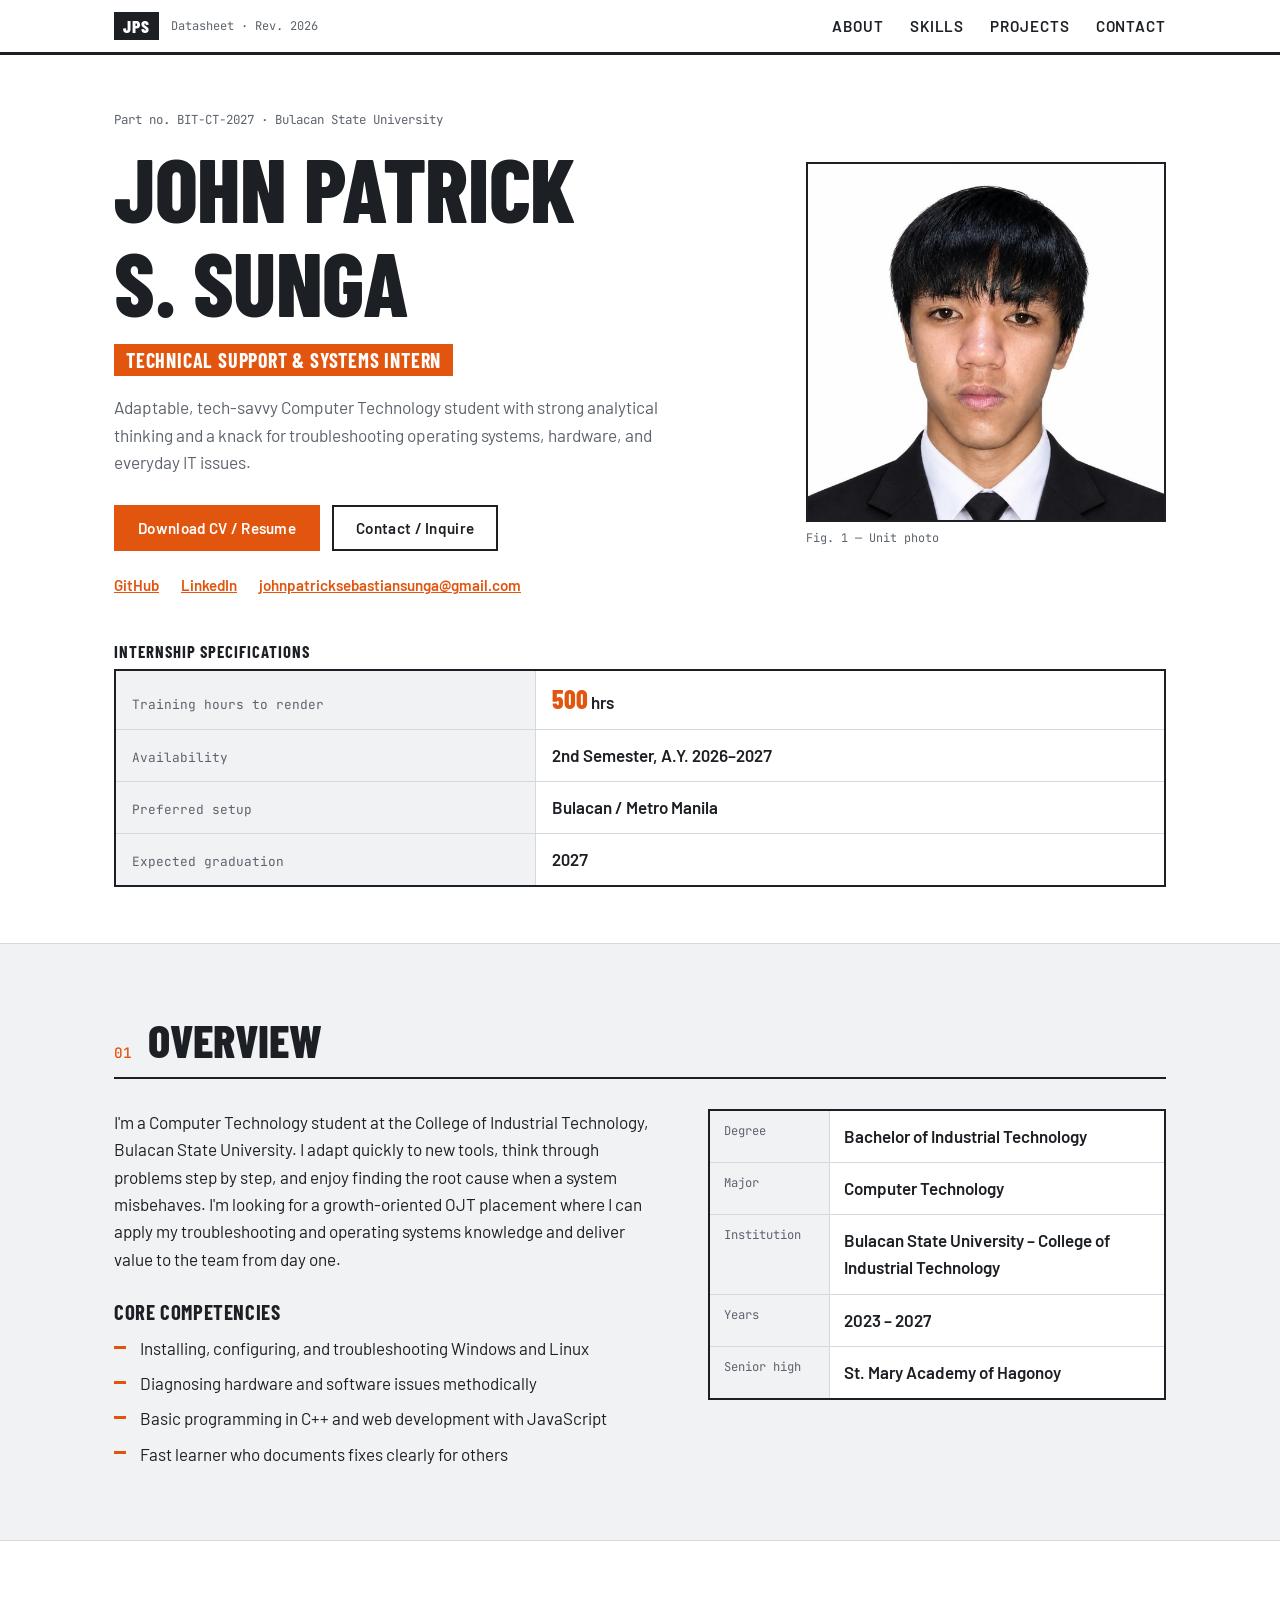
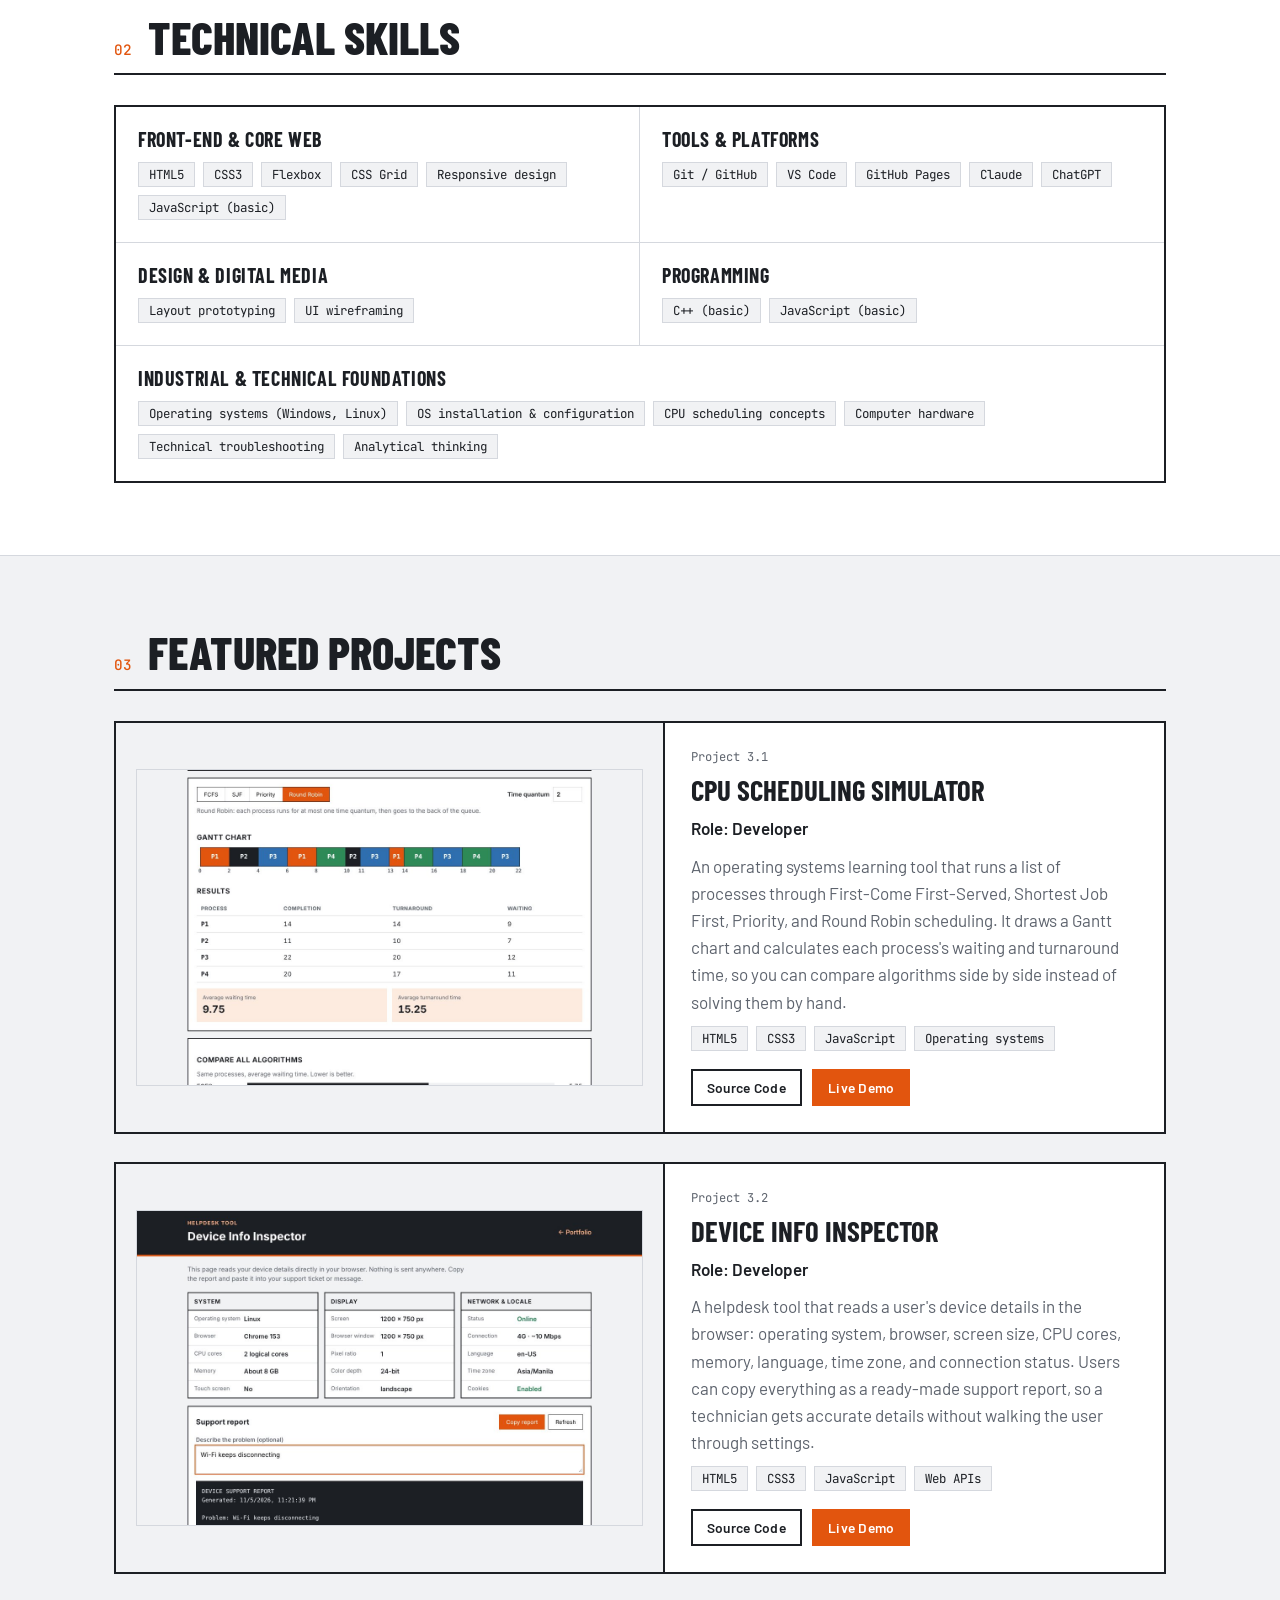
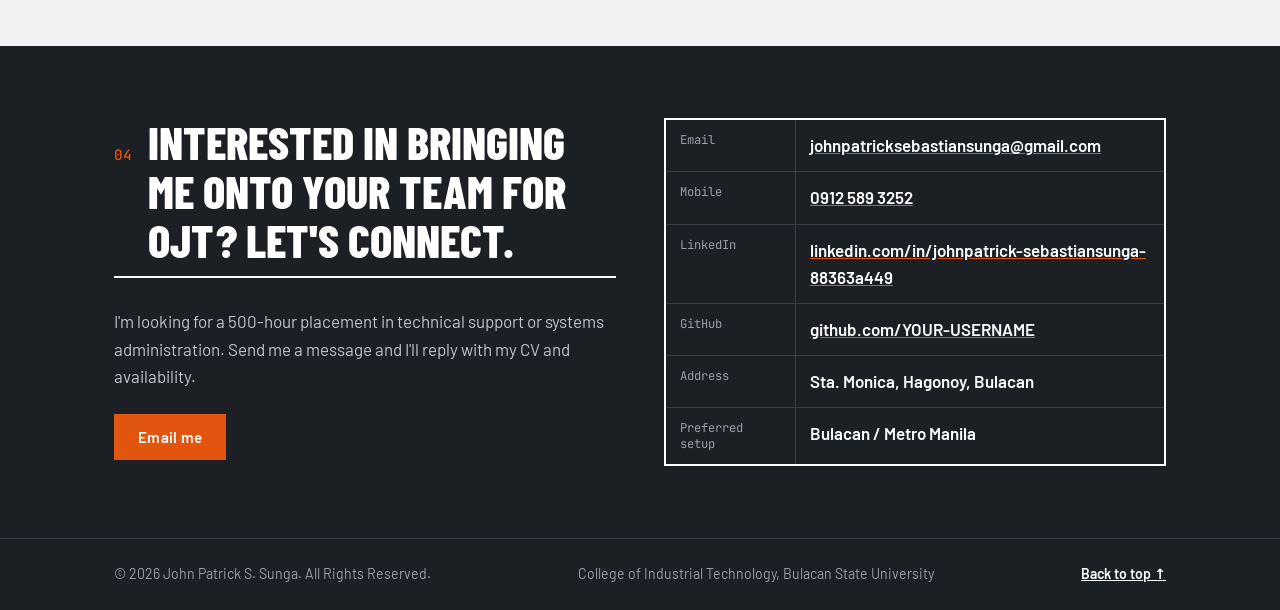
<file: index.html>
<!DOCTYPE html>
<html lang="en">
<head>
  <meta charset="UTF-8">
  <meta name="viewport" content="width=device-width, initial-scale=1">
  <meta name="description" content="Portfolio of John Patrick S. Sunga, BIT Computer Technology student at Bulacan State University, seeking a Technical Support and Systems OJT placement.">
  <title>John Patrick S. Sunga | OJT Portfolio</title>
  <link rel="preconnect" href="https://fonts.googleapis.com">
  <link rel="preconnect" href="https://fonts.gstatic.com" crossorigin>
  <link rel="stylesheet" href="https://fonts.googleapis.com/css2?family=Barlow+Condensed:wght@600;700;800&family=Barlow:wght@400;500;600&family=JetBrains+Mono:wght@400;500&display=swap">
  <link rel="stylesheet" href="assets/css/style.css">
</head>
<body id="top">

  <header class="site-header">
    <div class="wrap header-inner">
      <a class="brand" href="#top"><span class="brand-mark">JPS</span><span class="brand-model">Datasheet · Rev. 2026</span></a>
      <nav aria-label="Main navigation">
        <ul>
          <li><a href="#about">About</a></li>
          <li><a href="#skills">Skills</a></li>
          <li><a href="#projects">Projects</a></li>
          <li><a href="#contact">Contact</a></li>
        </ul>
      </nav>
    </div>
  </header>

  <main>
    <!-- ========== HERO ========== -->
    <section class="hero" aria-labelledby="hero-name">
      <div class="wrap hero-grid">
        <div class="hero-copy">
          <p class="part-no">Part no. BIT-CT-2027 · Bulacan State University</p>
          <h1 id="hero-name">John Patrick S. Sunga</h1>
          <p class="role">Technical Support &amp; Systems Intern</p>
          <p class="lede">Adaptable, tech-savvy Computer Technology student with strong analytical thinking and a knack for troubleshooting operating systems, hardware, and everyday IT issues.</p>

          <div class="ctas">
            <a class="btn btn-primary" href="assets/files/Sunga_JohnPatrick_CV.pdf" download>Download CV / Resume</a>
            <a class="btn btn-ghost" href="#contact">Contact / Inquire</a>
          </div>

          <ul class="channels" aria-label="Direct channels">
            <li><a href="https://github.com/YOUR-USERNAME" target="_blank" rel="noopener">GitHub</a></li>
            <li><a href="https://www.linkedin.com/in/johnpatrick-sebastiansunga-88363a449" target="_blank" rel="noopener">LinkedIn</a></li>
            <li><a href="mailto:johnpatricksebastiansunga@gmail.com">johnpatricksebastiansunga@gmail.com</a></li>
          </ul>
        </div>

        <figure class="photo">
          <img src="assets/img/profile.jpg" alt="Portrait of John Patrick S. Sunga in a black suit and tie" width="600" height="600">
          <figcaption>Fig. 1 — Unit photo</figcaption>
        </figure>
      </div>

      <div class="wrap">
        <table class="spec-table" aria-label="Internship specifications">
          <caption>Internship specifications</caption>
          <tbody>
            <tr><th scope="row">Training hours to render</th><td><strong>500</strong> hrs</td></tr>
            <tr><th scope="row">Availability</th><td>2nd Semester, A.Y. 2026–2027</td></tr>
            <tr><th scope="row">Preferred setup</th><td>Bulacan / Metro Manila</td></tr>
            <tr><th scope="row">Expected graduation</th><td>2027</td></tr>
          </tbody>
        </table>
      </div>
    </section>

    <!-- ========== ABOUT ========== -->
    <section id="about" class="section" aria-labelledby="about-title">
      <div class="wrap">
        <header class="section-head">
          <span class="sec-no">01</span>
          <h2 id="about-title">Overview</h2>
        </header>
        <div class="about-grid">
          <div>
            <p class="summary">I'm a Computer Technology student at the College of Industrial Technology, Bulacan State University. I adapt quickly to new tools, think through problems step by step, and enjoy finding the root cause when a system misbehaves. I'm looking for a growth-oriented OJT placement where I can apply my troubleshooting and operating systems knowledge and deliver value to the team from day one.</p>
            <h3>Core competencies</h3>
            <ul class="feature-list">
              <li>Installing, configuring, and troubleshooting Windows and Linux</li>
              <li>Diagnosing hardware and software issues methodically</li>
              <li>Basic programming in C++ and web development with JavaScript</li>
              <li>Fast learner who documents fixes clearly for others</li>
            </ul>
          </div>
          <dl class="spec-list">
            <div><dt>Degree</dt><dd>Bachelor of Industrial Technology</dd></div>
            <div><dt>Major</dt><dd>Computer Technology</dd></div>
            <div><dt>Institution</dt><dd>Bulacan State University – College of Industrial Technology</dd></div>
            <div><dt>Years</dt><dd>2023 – 2027</dd></div>
            <div><dt>Senior high</dt><dd>St. Mary Academy of Hagonoy</dd></div>
          </dl>
        </div>
      </div>
    </section>

    <!-- ========== SKILLS ========== -->
    <section id="skills" class="section section-alt" aria-labelledby="skills-title">
      <div class="wrap">
        <header class="section-head">
          <span class="sec-no">02</span>
          <h2 id="skills-title">Technical skills</h2>
        </header>
        <div class="skills-grid">
          <article class="skill-card">
            <h3>Front-end &amp; core web</h3>
            <ul class="tags"><li>HTML5</li><li>CSS3</li><li>Flexbox</li><li>CSS Grid</li><li>Responsive design</li><li>JavaScript (basic)</li></ul>
          </article>
          <article class="skill-card">
            <h3>Tools &amp; platforms</h3>
            <ul class="tags"><li>Git / GitHub</li><li>VS Code</li><li>GitHub Pages</li><li>Claude</li><li>ChatGPT</li></ul>
          </article>
          <article class="skill-card">
            <h3>Design &amp; digital media</h3>
            <ul class="tags"><li>Layout prototyping</li><li>UI wireframing</li></ul>
          </article>
          <article class="skill-card">
            <h3>Programming</h3>
            <ul class="tags"><li>C++ (basic)</li><li>JavaScript (basic)</li></ul>
          </article>
          <article class="skill-card skill-wide">
            <h3>Industrial &amp; technical foundations</h3>
            <ul class="tags"><li>Operating systems (Windows, Linux)</li><li>OS installation &amp; configuration</li><li>CPU scheduling concepts</li><li>Computer hardware</li><li>Technical troubleshooting</li><li>Analytical thinking</li></ul>
          </article>
        </div>
      </div>
    </section>

    <!-- ========== PROJECTS ========== -->
    <section id="projects" class="section" aria-labelledby="projects-title">
      <div class="wrap">
        <header class="section-head">
          <span class="sec-no">03</span>
          <h2 id="projects-title">Featured projects</h2>
        </header>
        <div class="projects">
          <article class="project">
            <div class="project-shot"><img src="assets/img/projects/project1.jpg" alt="Screenshot of the CPU Scheduling Simulator with a Gantt chart" width="1200" height="750" loading="lazy"></div>
            <div class="project-body">
              <p class="project-no">Project 3.1</p>
              <h3>CPU Scheduling Simulator</h3>
              <p class="project-role">Role: Developer</p>
              <p>An operating systems learning tool that runs a list of processes through First-Come First-Served, Shortest Job First, Priority, and Round Robin scheduling. It draws a Gantt chart and calculates each process's waiting and turnaround time, so you can compare algorithms side by side instead of solving them by hand.</p>
              <ul class="tags"><li>HTML5</li><li>CSS3</li><li>JavaScript</li><li>Operating systems</li></ul>
              <div class="project-links">
                <a class="btn btn-ghost btn-sm" href="https://github.com/YOUR-USERNAME/ojt-portfolio/tree/main/projects/cpu-scheduler" target="_blank" rel="noopener">Source Code</a>
                <a class="btn btn-primary btn-sm" href="projects/cpu-scheduler/index.html" target="_blank" rel="noopener">Live Demo</a>
              </div>
            </div>
          </article>

          <article class="project">
            <div class="project-shot"><img src="assets/img/projects/project2.jpg" alt="Screenshot of the Device Info Inspector showing system details" width="1200" height="750" loading="lazy"></div>
            <div class="project-body">
              <p class="project-no">Project 3.2</p>
              <h3>Device Info Inspector</h3>
              <p class="project-role">Role: Developer</p>
              <p>A helpdesk tool that reads a user's device details in the browser: operating system, browser, screen size, CPU cores, memory, language, time zone, and connection status. Users can copy everything as a ready-made support report, so a technician gets accurate details without walking the user through settings.</p>
              <ul class="tags"><li>HTML5</li><li>CSS3</li><li>JavaScript</li><li>Web APIs</li></ul>
              <div class="project-links">
                <a class="btn btn-ghost btn-sm" href="https://github.com/YOUR-USERNAME/ojt-portfolio/tree/main/projects/device-inspector" target="_blank" rel="noopener">Source Code</a>
                <a class="btn btn-primary btn-sm" href="projects/device-inspector/index.html" target="_blank" rel="noopener">Live Demo</a>
              </div>
            </div>
          </article>
        </div>
      </div>
    </section>

    <!-- ========== CONTACT ========== -->
    <section id="contact" class="section contact" aria-labelledby="contact-title">
      <div class="wrap contact-grid">
        <div>
          <header class="section-head">
            <span class="sec-no">04</span>
            <h2 id="contact-title">Interested in bringing me onto your team for OJT? Let's connect.</h2>
          </header>
          <p class="contact-lede">I'm looking for a 500-hour placement in technical support or systems administration. Send me a message and I'll reply with my CV and availability.</p>
          <a class="btn btn-primary" href="mailto:johnpatricksebastiansunga@gmail.com?subject=OJT%20Inquiry">Email me</a>
        </div>
        <dl class="contact-list">
          <div><dt>Email</dt><dd><a href="mailto:johnpatricksebastiansunga@gmail.com">johnpatricksebastiansunga@gmail.com</a></dd></div>
          <div><dt>Mobile</dt><dd><a href="tel:+639125893252">0912 589 3252</a></dd></div>
          <div><dt>LinkedIn</dt><dd><a href="https://www.linkedin.com/in/johnpatrick-sebastiansunga-88363a449" target="_blank" rel="noopener">linkedin.com/in/johnpatrick-sebastiansunga-88363a449</a></dd></div>
          <div><dt>GitHub</dt><dd><a href="https://github.com/YOUR-USERNAME" target="_blank" rel="noopener">github.com/YOUR-USERNAME</a></dd></div>
          <div><dt>Address</dt><dd>Sta. Monica, Hagonoy, Bulacan</dd></div>
          <div><dt>Preferred setup</dt><dd>Bulacan / Metro Manila</dd></div>
        </dl>
      </div>
    </section>
  </main>

  <footer class="site-footer">
    <div class="wrap footer-inner">
      <p>© 2026 John Patrick S. Sunga. All Rights Reserved.</p>
      <p>College of Industrial Technology, Bulacan State University</p>
      <a href="#top">Back to top ↑</a>
    </div>
  </footer>

  <script src="assets/js/main.js"></script>
</body>
</html>
</file>
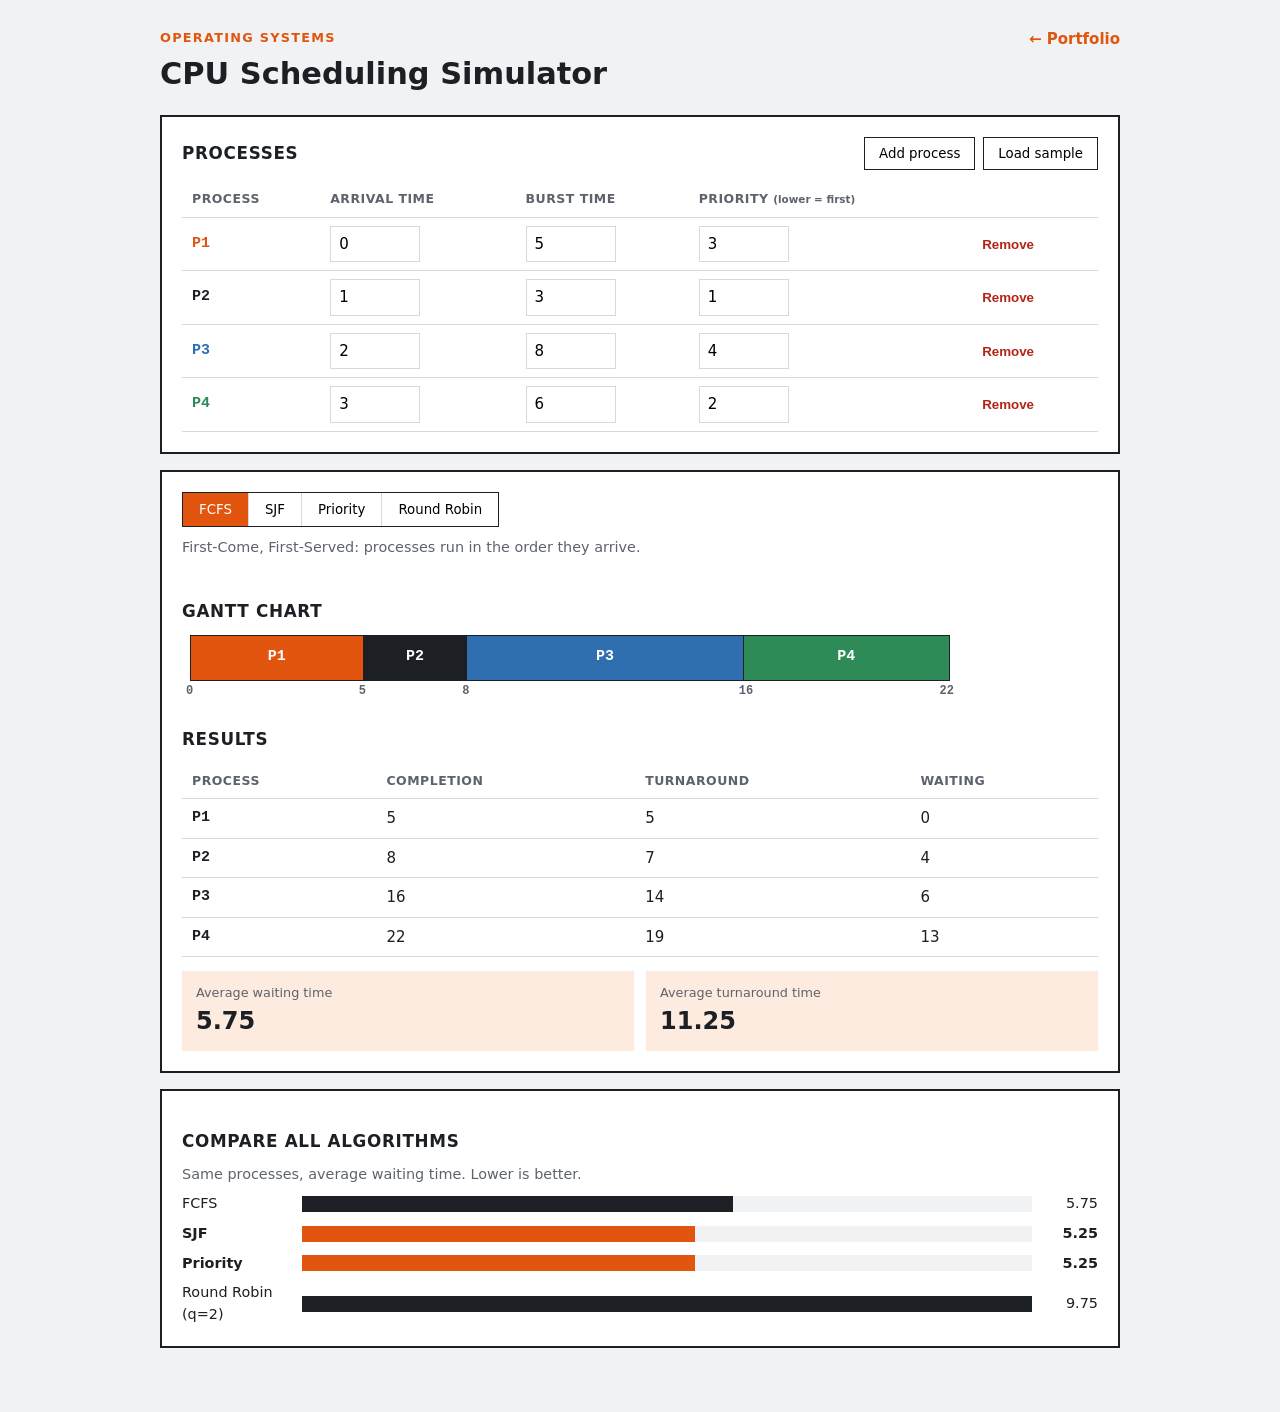
<file: projects/cpu-scheduler/index.html>
<!DOCTYPE html>
<html lang="en">
<head>
  <meta charset="UTF-8">
  <meta name="viewport" content="width=device-width, initial-scale=1">
  <title>CPU Scheduling Simulator | John Patrick Sunga</title>
  <link rel="stylesheet" href="style.css">
</head>
<body>
  <main class="wrap">
    <header class="head">
      <div>
        <p class="kicker">Operating systems</p>
        <h1>CPU Scheduling Simulator</h1>
      </div>
      <a href="../../index.html" class="back">← Portfolio</a>
    </header>

    <section class="card">
      <div class="card-head">
        <h2>Processes</h2>
        <div class="row-actions">
          <button type="button" class="btn" id="add">Add process</button>
          <button type="button" class="btn" id="sample">Load sample</button>
        </div>
      </div>
      <div class="table-scroll">
        <table class="proc">
          <thead><tr><th>Process</th><th>Arrival time</th><th>Burst time</th><th>Priority <small>(lower = first)</small></th><th><span class="sr">Remove</span></th></tr></thead>
          <tbody id="rows"></tbody>
        </table>
      </div>
    </section>

    <section class="card">
      <div class="controls">
        <div class="algos" role="group" aria-label="Scheduling algorithm" id="algos">
          <button type="button" data-a="FCFS" aria-pressed="true">FCFS</button>
          <button type="button" data-a="SJF" aria-pressed="false">SJF</button>
          <button type="button" data-a="PRIORITY" aria-pressed="false">Priority</button>
          <button type="button" data-a="RR" aria-pressed="false">Round Robin</button>
        </div>
        <label class="quantum" id="quantum-wrap" hidden>Time quantum <input type="number" id="quantum" min="1" value="2"></label>
      </div>
      <p class="algo-note" id="algo-note"></p>
      <p class="error" id="error" role="alert"></p>

      <h2>Gantt chart</h2>
      <div class="gantt-scroll"><div class="gantt" id="gantt"></div></div>

      <h2>Results</h2>
      <div class="table-scroll">
        <table class="results">
          <thead><tr><th>Process</th><th>Completion</th><th>Turnaround</th><th>Waiting</th></tr></thead>
          <tbody id="results"></tbody>
        </table>
      </div>
      <div class="averages">
        <div><span>Average waiting time</span><strong id="avg-wait">0</strong></div>
        <div><span>Average turnaround time</span><strong id="avg-tat">0</strong></div>
      </div>
    </section>

    <section class="card compare">
      <h2>Compare all algorithms</h2>
      <p class="algo-note">Same processes, average waiting time. Lower is better.</p>
      <div id="compare"></div>
    </section>
  </main>
  <script src="app.js"></script>
</body>
</html>
</file>
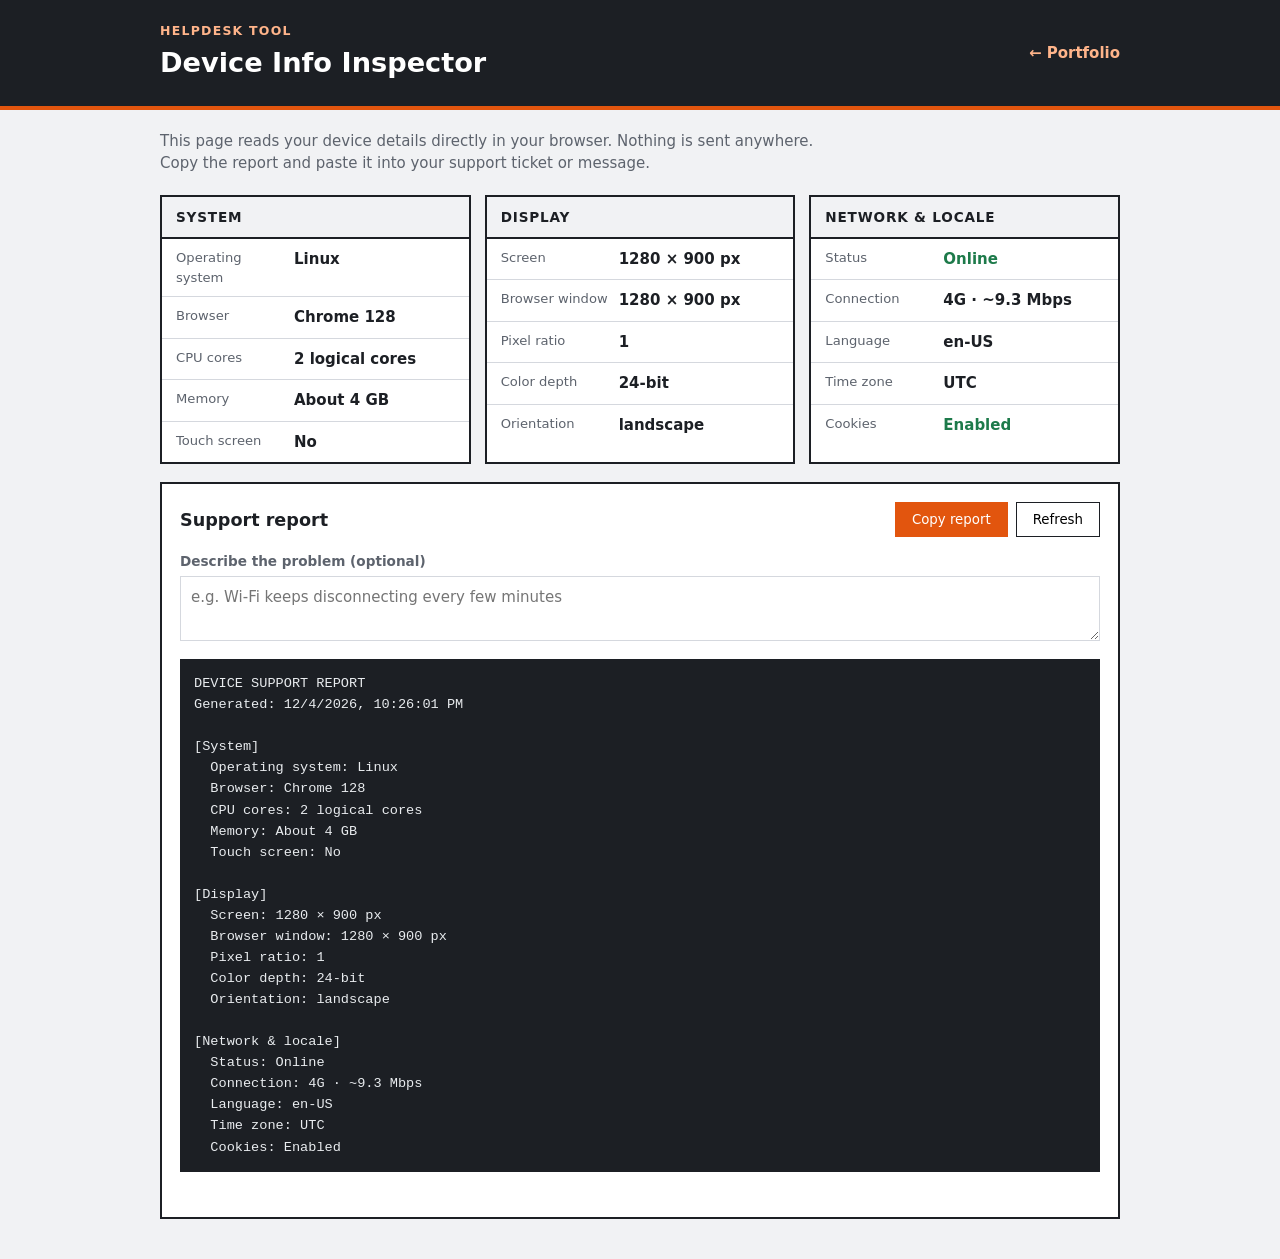
<file: projects/device-inspector/index.html>
<!DOCTYPE html>
<html lang="en">
<head>
  <meta charset="UTF-8">
  <meta name="viewport" content="width=device-width, initial-scale=1">
  <title>Device Info Inspector | John Patrick Sunga</title>
  <link rel="stylesheet" href="style.css">
</head>
<body>
  <header class="top">
    <div class="wrap top-inner">
      <div>
        <p class="kicker">Helpdesk tool</p>
        <h1>Device Info Inspector</h1>
      </div>
      <a href="../../index.html" class="back">← Portfolio</a>
    </div>
  </header>

  <main class="wrap">
    <p class="intro">This page reads your device details directly in your browser. Nothing is sent anywhere. Copy the report and paste it into your support ticket or message.</p>

    <div class="groups" id="groups"></div>

    <section class="report">
      <div class="report-head">
        <h2>Support report</h2>
        <div class="actions">
          <button type="button" class="btn primary" id="copy">Copy report</button>
          <button type="button" class="btn" id="refresh">Refresh</button>
        </div>
      </div>
      <label for="note" class="note-label">Describe the problem (optional)</label>
      <textarea id="note" rows="2" placeholder="e.g. Wi-Fi keeps disconnecting every few minutes"></textarea>
      <pre id="report" tabindex="0"></pre>
      <p class="status" id="status" role="status"></p>
    </section>
  </main>
  <script src="app.js"></script>
</body>
</html>
</file>
<file: assets/css/style.css>
/* ==========================================================
   John Patrick S. Sunga — OJT Portfolio
   Concept: hardware datasheet — numbered sections, spec tables,
   charcoal ink with a signal-orange accent
   ========================================================== */

:root {
  --bg: #f1f2f4;
  --paper: #ffffff;
  --ink: #1c1f24;
  --muted: #5d636d;
  --line: #d5d8de;
  --orange: #e2550e;
  --orange-hover: #c2470a;
  --orange-soft: #fdebe0;

  --display: "Barlow Condensed", "Arial Narrow", system-ui, sans-serif;
  --body: "Barlow", "Segoe UI", system-ui, sans-serif;
  --mono: "JetBrains Mono", ui-monospace, Consolas, monospace;

  --max: 1100px;
}

/* ---------- Base ---------- */
*, *::before, *::after { box-sizing: border-box; }
html { scroll-behavior: smooth; }
body { margin: 0; background: var(--bg); color: var(--ink); font: 17px/1.6 var(--body); }
img { max-width: 100%; height: auto; display: block; }
a { color: var(--orange); }
h1, h2, h3 { font-family: var(--display); margin: 0; line-height: 1.05; text-wrap: balance; }
a:focus-visible, .btn:focus-visible { outline: 2px solid var(--orange); outline-offset: 3px; }

.wrap { max-width: var(--max); margin: 0 auto; padding-left: 24px; padding-right: 24px; }

/* ---------- Buttons ---------- */
.btn {
  display: inline-flex; align-items: center; justify-content: center;
  padding: 12px 22px;
  border: 2px solid var(--ink);
  font: 600 0.95rem var(--body);
  letter-spacing: 0.02em;
  text-decoration: none;
  cursor: pointer;
  transition: background-color 0.15s ease, color 0.15s ease, border-color 0.15s ease;
}
.btn-primary { background: var(--orange); border-color: var(--orange); color: #fff; }
.btn-primary:hover { background: var(--orange-hover); border-color: var(--orange-hover); }
.btn-ghost { background: transparent; color: var(--ink); }
.btn-ghost:hover { background: var(--ink); color: #fff; }
.btn:active { transform: translateY(1px); }
.btn-sm { padding: 8px 14px; font-size: 0.86rem; }

/* ---------- Header ---------- */
.site-header { position: sticky; top: 0; z-index: 20; background: var(--paper); border-bottom: 3px solid var(--ink); }
.header-inner { display: flex; align-items: center; justify-content: space-between; gap: 12px; flex-wrap: wrap; padding-top: 12px; padding-bottom: 12px; }
.brand { display: inline-flex; align-items: center; gap: 12px; text-decoration: none; color: var(--ink); }
.brand-mark { padding: 3px 9px; background: var(--ink); color: #fff; font: 800 1.1rem var(--display); letter-spacing: 0.06em; }
.brand-model { font: 400 0.75rem var(--mono); color: var(--muted); }
.site-header ul { display: flex; flex-wrap: wrap; gap: 26px; list-style: none; margin: 0; padding: 0; }
.site-header nav a { color: var(--ink); text-decoration: none; font-weight: 600; font-size: 0.95rem; text-transform: uppercase; letter-spacing: 0.06em; }
.site-header nav a:hover, .site-header nav a.active { color: var(--orange); }

/* ---------- Hero ---------- */
.hero { padding-top: 56px; padding-bottom: 56px; background: var(--paper); border-bottom: 1px solid var(--line); }
.hero-grid { display: grid; grid-template-columns: minmax(0, 1.5fr) minmax(0, 1fr); gap: 48px; align-items: center; }
.part-no { margin: 0 0 12px; font: 400 0.78rem var(--mono); color: var(--muted); }
.hero h1 { font-size: clamp(3rem, 7.5vw, 5.6rem); font-weight: 800; text-transform: uppercase; letter-spacing: -0.005em; }
.role {
  display: inline-block;
  margin: 16px 0 0;
  padding: 4px 12px;
  background: var(--orange);
  color: #fff;
  font: 700 1.25rem var(--display);
  text-transform: uppercase;
  letter-spacing: 0.04em;
}
.lede { max-width: 56ch; margin: 18px 0 0; color: var(--muted); font-size: 1.08rem; }
.ctas { display: flex; flex-wrap: wrap; gap: 12px; margin-top: 28px; }
.channels { display: flex; flex-wrap: wrap; gap: 8px 22px; list-style: none; margin: 22px 0 0; padding: 0; font-weight: 600; font-size: 0.95rem; }
.channels a { overflow-wrap: anywhere; }

.photo { margin: 0; justify-self: end; max-width: 360px; width: 100%; }
.photo img { width: 100%; aspect-ratio: 1; object-fit: cover; border: 2px solid var(--ink); }
.photo figcaption { margin-top: 8px; font: 400 0.74rem var(--mono); color: var(--muted); }

.spec-table { width: 100%; margin-top: 44px; border-collapse: collapse; border: 2px solid var(--ink); background: var(--paper); }
.spec-table caption { caption-side: top; text-align: left; padding: 0 0 8px; font: 700 1.05rem var(--display); text-transform: uppercase; letter-spacing: 0.06em; }
.spec-table th, .spec-table td { padding: 12px 16px; border-bottom: 1px solid var(--line); text-align: left; vertical-align: baseline; }
.spec-table tr:last-child th, .spec-table tr:last-child td { border-bottom: 0; }
.spec-table th { width: 40%; font: 400 0.8rem var(--mono); color: var(--muted); background: var(--bg); border-right: 1px solid var(--line); }
.spec-table td { font-weight: 600; font-variant-numeric: tabular-nums; }
.spec-table strong { font: 800 1.6rem var(--display); color: var(--orange); }

/* ---------- Sections ---------- */
.section { padding-top: 72px; padding-bottom: 72px; }
.section-alt { background: var(--paper); border-top: 1px solid var(--line); border-bottom: 1px solid var(--line); }
.section-head { display: flex; align-items: baseline; gap: 16px; margin-bottom: 30px; padding-bottom: 12px; border-bottom: 2px solid var(--ink); }
.sec-no { font: 500 0.9rem var(--mono); color: var(--orange); }
.section h2 { font-size: clamp(2rem, 4.4vw, 2.9rem); font-weight: 800; text-transform: uppercase; }

/* About */
.about-grid { display: grid; grid-template-columns: minmax(0, 1.2fr) minmax(0, 1fr); gap: 44px; align-items: start; }
.summary { margin: 0; font-size: 1.07rem; max-width: 62ch; }
.about-grid h3 { margin: 28px 0 12px; font-size: 1.3rem; text-transform: uppercase; letter-spacing: 0.03em; }
.feature-list { list-style: none; margin: 0; padding: 0; display: grid; gap: 8px; }
.feature-list li { position: relative; padding-left: 26px; }
.feature-list li::before { content: ""; position: absolute; left: 0; top: 0.62em; width: 12px; height: 3px; background: var(--orange); }
.spec-list { margin: 0; border: 2px solid var(--ink); background: var(--paper); }
.spec-list div { display: grid; grid-template-columns: 120px minmax(0, 1fr); border-bottom: 1px solid var(--line); }
.spec-list div:last-child { border-bottom: 0; }
.spec-list dt { padding: 12px 14px; background: var(--bg); border-right: 1px solid var(--line); font: 400 0.76rem var(--mono); color: var(--muted); }
.spec-list dd { margin: 0; padding: 12px 14px; font-weight: 600; }

/* Skills */
.skills-grid { display: grid; grid-template-columns: repeat(2, minmax(0, 1fr)); gap: 0; border: 2px solid var(--ink); }
.skill-card { padding: 22px; border-right: 1px solid var(--line); border-bottom: 1px solid var(--line); }
.skill-card:nth-child(2n) { border-right: 0; }
.skill-wide { grid-column: 1 / -1; border-right: 0; border-bottom: 0; }
.skill-card h3 { font-size: 1.25rem; text-transform: uppercase; letter-spacing: 0.03em; margin-bottom: 12px; }
.tags { display: flex; flex-wrap: wrap; gap: 8px; list-style: none; margin: 0; padding: 0; }
.tags li { padding: 3px 10px; border: 1px solid var(--line); background: var(--bg); font: 400 0.78rem var(--mono); }
.skill-card:hover .tags li { border-color: var(--orange); }

/* Projects */
.projects { display: grid; gap: 28px; }
.project { display: grid; grid-template-columns: minmax(0, 1.1fr) minmax(0, 1fr); background: var(--paper); border: 2px solid var(--ink); transition: box-shadow 0.2s ease, transform 0.2s ease; }
.project:hover { box-shadow: 8px 8px 0 var(--orange); transform: translate(-3px, -3px); }
.project-shot { border-right: 2px solid var(--ink); background: var(--bg); padding: 20px; display: flex; align-items: center; }
.project-shot img { width: 100%; aspect-ratio: 16 / 10; object-fit: cover; border: 1px solid var(--line); }
.project-body { display: flex; flex-direction: column; gap: 10px; padding: 26px; }
.project-no { margin: 0; font: 400 0.76rem var(--mono); color: var(--orange); }
.project-body h3 { font-size: 1.8rem; text-transform: uppercase; }
.project-body p { margin: 0; color: var(--muted); }
.project-role { font-weight: 600; color: var(--ink) !important; }
.project-links { display: flex; flex-wrap: wrap; gap: 10px; margin-top: auto; padding-top: 8px; }

/* Contact */
.contact { background: var(--ink); color: #fff; }
.contact .section-head { border-bottom-color: #fff; }
.contact h2 { color: #fff; }
.contact-grid { display: grid; grid-template-columns: minmax(0, 1fr) minmax(0, 1fr); gap: 48px; align-items: start; }
.contact-lede { color: #bfc4cc; max-width: 50ch; margin: 0 0 24px; }
.contact .btn-primary:hover { background: #fff; color: var(--ink); border-color: #fff; }
.contact-list { margin: 0; border: 2px solid #fff; }
.contact-list div { display: grid; grid-template-columns: 130px minmax(0, 1fr); border-bottom: 1px solid #3a3f47; }
.contact-list div:last-child { border-bottom: 0; }
.contact-list dt { padding: 12px 14px; border-right: 1px solid #3a3f47; font: 400 0.76rem var(--mono); color: #9aa0aa; }
.contact-list dd { margin: 0; padding: 12px 14px; font-weight: 600; overflow-wrap: anywhere; }
.contact-list a { color: #fff; text-decoration-color: var(--orange); }
.contact-list a:hover { color: #ffb48a; }

/* Footer */
.site-footer { background: var(--ink); color: #9aa0aa; border-top: 1px solid #3a3f47; padding-top: 24px; padding-bottom: 24px; font-size: 0.88rem; }
.footer-inner { display: flex; flex-wrap: wrap; justify-content: space-between; gap: 6px 24px; }
.footer-inner p { margin: 0; }
.site-footer a { color: #fff; font-weight: 600; }

/* ---------- Tablet ---------- */
@media (max-width: 900px) {
  .hero-grid, .about-grid, .contact-grid { grid-template-columns: 1fr; }
  .photo { justify-self: start; max-width: 280px; order: -1; }
  .project { grid-template-columns: 1fr; }
  .project-shot { border-right: 0; border-bottom: 2px solid var(--ink); }
}

/* ---------- Mobile ---------- */
@media (max-width: 640px) {
  .wrap { padding-left: 18px; padding-right: 18px; }
  .header-inner { justify-content: center; }
  .brand-model { display: none; }
  .site-header ul { gap: 18px; justify-content: center; }
  .hero { padding-top: 36px; }
  .photo { max-width: 220px; }
  .ctas .btn { flex: 1 1 100%; }
  .spec-table th, .spec-table td { display: block; width: 100%; border-right: 0; }
  .spec-table th { border-bottom: 0; padding-bottom: 2px; }
  .spec-table td { padding-top: 2px; }
  .skills-grid { grid-template-columns: 1fr; }
  .skill-card { border-right: 0; }
  .spec-list div, .contact-list div { grid-template-columns: 1fr; }
  .spec-list dt, .contact-list dt { border-right: 0; padding-bottom: 0; }
  .spec-list dt { background: transparent; }
  .project-body { padding: 20px; }
  .section { padding-top: 52px; padding-bottom: 52px; }
  .footer-inner { flex-direction: column; }
}

@media (prefers-reduced-motion: reduce) {
  html { scroll-behavior: auto; }
  .btn, .project { transition: none; }
}
</file>
<file: projects/cpu-scheduler/style.css>
:root {
  --bg: #f1f2f4;
  --card: #ffffff;
  --ink: #1c1f24;
  --muted: #5d636d;
  --line: #d5d8de;
  --orange: #e2550e;
  --orange-soft: #fdebe0;
  --red: #b42318;
}

* { box-sizing: border-box; }
body { margin: 0; background: var(--bg); color: var(--ink); font: 15px/1.5 "Segoe UI", system-ui, sans-serif; }
.wrap { max-width: 1000px; margin: 0 auto; padding: 28px 20px 48px; }
.sr { position: absolute; width: 1px; height: 1px; overflow: hidden; clip: rect(0 0 0 0); }

.head { display: flex; justify-content: space-between; align-items: flex-start; gap: 16px; margin-bottom: 18px; }
.kicker { margin: 0; font-size: 0.8rem; font-weight: 700; letter-spacing: 0.1em; text-transform: uppercase; color: var(--orange); }
h1 { margin: 4px 0 0; font-size: 1.9rem; }
.back { color: var(--orange); font-weight: 600; text-decoration: none; white-space: nowrap; }

.card { background: var(--card); border: 2px solid var(--ink); padding: 20px; margin-bottom: 16px; }
.card h2 { margin: 18px 0 10px; font-size: 1.05rem; text-transform: uppercase; letter-spacing: 0.04em; }
.card-head { display: flex; justify-content: space-between; align-items: center; gap: 12px; flex-wrap: wrap; }
.card-head h2 { margin: 0; }
.row-actions { display: flex; gap: 8px; }

.btn { padding: 8px 14px; border: 1.5px solid var(--ink); background: #fff; font: 600 0.85rem inherit; font-family: inherit; cursor: pointer; }
.btn:hover { background: var(--ink); color: #fff; }

.table-scroll { overflow-x: auto; margin-top: 12px; position: relative; }
table { width: 100%; border-collapse: collapse; min-width: 480px; }
th, td { padding: 8px 10px; border-bottom: 1px solid var(--line); text-align: left; }
th { font-size: 0.78rem; text-transform: uppercase; letter-spacing: 0.04em; color: var(--muted); }
th small { text-transform: none; letter-spacing: 0; }
.proc input { width: 90px; font: inherit; padding: 6px 8px; border: 1px solid var(--line); }
.proc input:focus { outline: 2px solid var(--orange); border-color: var(--orange); }
.pid { font-weight: 700; font-family: Consolas, ui-monospace, monospace; }
.remove { border: 0; background: none; color: var(--red); cursor: pointer; font-weight: 600; }
.results td { font-variant-numeric: tabular-nums; }

.controls { display: flex; flex-wrap: wrap; gap: 14px; align-items: center; justify-content: space-between; }
.algos { display: inline-flex; border: 1.5px solid var(--ink); flex-wrap: wrap; }
.algos button { padding: 9px 16px; border: 0; border-right: 1px solid var(--line); background: #fff; font: 600 0.88rem inherit; font-family: inherit; cursor: pointer; }
.algos button:last-child { border-right: 0; }
.algos button[aria-pressed="true"] { background: var(--orange); color: #fff; }
.quantum { display: flex; align-items: center; gap: 8px; font-weight: 600; font-size: 0.9rem; }
.quantum[hidden] { display: none; }
.quantum input { width: 70px; font: inherit; padding: 6px 8px; border: 1px solid var(--line); }
.algo-note { margin: 10px 0 0; color: var(--muted); font-size: 0.9rem; }
.error { margin: 6px 0 0; min-height: 1.2em; color: var(--red); font-weight: 600; font-size: 0.9rem; }

.gantt-scroll { overflow-x: auto; padding-bottom: 6px; }
.gantt { display: flex; min-width: 100%; position: relative; padding: 0 12px 22px 8px; }
.slot { position: relative; height: 46px; display: grid; place-items: center; border: 1.5px solid var(--ink); border-right-width: 0; font-weight: 700; font-family: Consolas, ui-monospace, monospace; color: #fff; min-width: 34px; }
.slot:last-child { border-right-width: 1.5px; }
.slot.idle { background: repeating-linear-gradient(45deg, #eee 0 6px, #fafafa 6px 12px); color: var(--muted); }
.tick { position: absolute; bottom: -20px; left: -5px; font-size: 0.75rem; color: var(--muted); font-variant-numeric: tabular-nums; }
.tick.end { left: auto; right: -5px; }

.averages { display: grid; grid-template-columns: 1fr 1fr; gap: 12px; margin-top: 14px; }
.averages div { padding: 12px 14px; background: var(--orange-soft); }
.averages span { display: block; font-size: 0.8rem; color: var(--muted); }
.averages strong { font-size: 1.5rem; font-variant-numeric: tabular-nums; }

.bar-row { display: grid; grid-template-columns: 110px minmax(0, 1fr) 56px; gap: 10px; align-items: center; margin-top: 8px; font-size: 0.9rem; }
.bar-track { height: 16px; background: var(--bg); }
.bar-fill { height: 100%; background: var(--ink); }
.bar-row.best .bar-fill { background: var(--orange); }
.bar-row.best { font-weight: 700; }
.bar-val { text-align: right; font-variant-numeric: tabular-nums; }

button:focus-visible { outline: 2px solid var(--orange); outline-offset: 2px; }

@media (max-width: 560px) {
  h1 { font-size: 1.5rem; }
  .averages { grid-template-columns: 1fr; }
  .bar-row { grid-template-columns: 90px minmax(0, 1fr) 48px; }
}
</file>
<file: projects/device-inspector/style.css>
:root {
  --bg: #f1f2f4;
  --card: #ffffff;
  --ink: #1c1f24;
  --muted: #5d636d;
  --line: #d5d8de;
  --orange: #e2550e;
  --green: #1d7a4a;
  --red: #b42318;
}

* { box-sizing: border-box; }
body { margin: 0; background: var(--bg); color: var(--ink); font: 15px/1.5 "Segoe UI", system-ui, sans-serif; }
.wrap { max-width: 1000px; margin: 0 auto; padding-left: 20px; padding-right: 20px; }

.top { background: var(--ink); color: #fff; border-bottom: 4px solid var(--orange); }
.top-inner { display: flex; justify-content: space-between; align-items: center; gap: 12px; padding-top: 22px; padding-bottom: 22px; }
.kicker { margin: 0; font-size: 0.78rem; font-weight: 700; letter-spacing: 0.1em; text-transform: uppercase; color: #ffb48a; }
.top h1 { margin: 2px 0 0; font-size: 1.7rem; }
.back { color: #ffb48a; font-weight: 600; text-decoration: none; white-space: nowrap; }

.intro { margin: 20px 0; color: var(--muted); max-width: 70ch; }

.groups { display: grid; grid-template-columns: repeat(3, minmax(0, 1fr)); gap: 14px; }
.group { background: var(--card); border: 2px solid var(--ink); }
.group h2 { margin: 0; padding: 10px 14px; font-size: 0.85rem; text-transform: uppercase; letter-spacing: 0.06em; border-bottom: 2px solid var(--ink); background: var(--bg); }
.group dl { margin: 0; }
.group div { display: grid; grid-template-columns: 110px minmax(0, 1fr); gap: 8px; padding: 9px 14px; border-bottom: 1px solid var(--line); }
.group div:last-child { border-bottom: 0; }
.group dt { color: var(--muted); font-size: 0.82rem; }
.group dd { margin: 0; font-weight: 600; overflow-wrap: anywhere; }
.ok { color: var(--green); }
.bad { color: var(--red); }
.na { color: var(--muted); font-weight: 400; font-style: italic; }

.report { margin: 18px 0 40px; background: var(--card); border: 2px solid var(--ink); padding: 18px; }
.report-head { display: flex; justify-content: space-between; align-items: center; gap: 12px; flex-wrap: wrap; }
.report h2 { margin: 0; font-size: 1.1rem; }
.actions { display: flex; gap: 8px; }
.btn { padding: 9px 16px; border: 1.5px solid var(--ink); background: #fff; font: 600 0.88rem inherit; font-family: inherit; cursor: pointer; }
.btn.primary { background: var(--orange); border-color: var(--orange); color: #fff; }
.btn:hover { filter: brightness(0.93); }
.note-label { display: block; margin: 14px 0 4px; font-size: 0.85rem; font-weight: 600; color: var(--muted); }
textarea { width: 100%; font: inherit; padding: 9px 10px; border: 1px solid var(--line); resize: vertical; }
textarea:focus, button:focus-visible, pre:focus-visible { outline: 2px solid var(--orange); outline-offset: 1px; }
pre { margin: 12px 0 0; padding: 14px; background: #1c1f24; color: #e9ecef; font: 0.85rem/1.55 Consolas, ui-monospace, monospace; overflow-x: auto; white-space: pre-wrap; overflow-wrap: anywhere; }
.status { margin: 8px 0 0; min-height: 1.3em; font-weight: 600; color: var(--green); }

@media (max-width: 860px) {
  .groups { grid-template-columns: 1fr 1fr; }
}
@media (max-width: 560px) {
  .groups { grid-template-columns: 1fr; }
  .top h1 { font-size: 1.4rem; }
}
</file>
